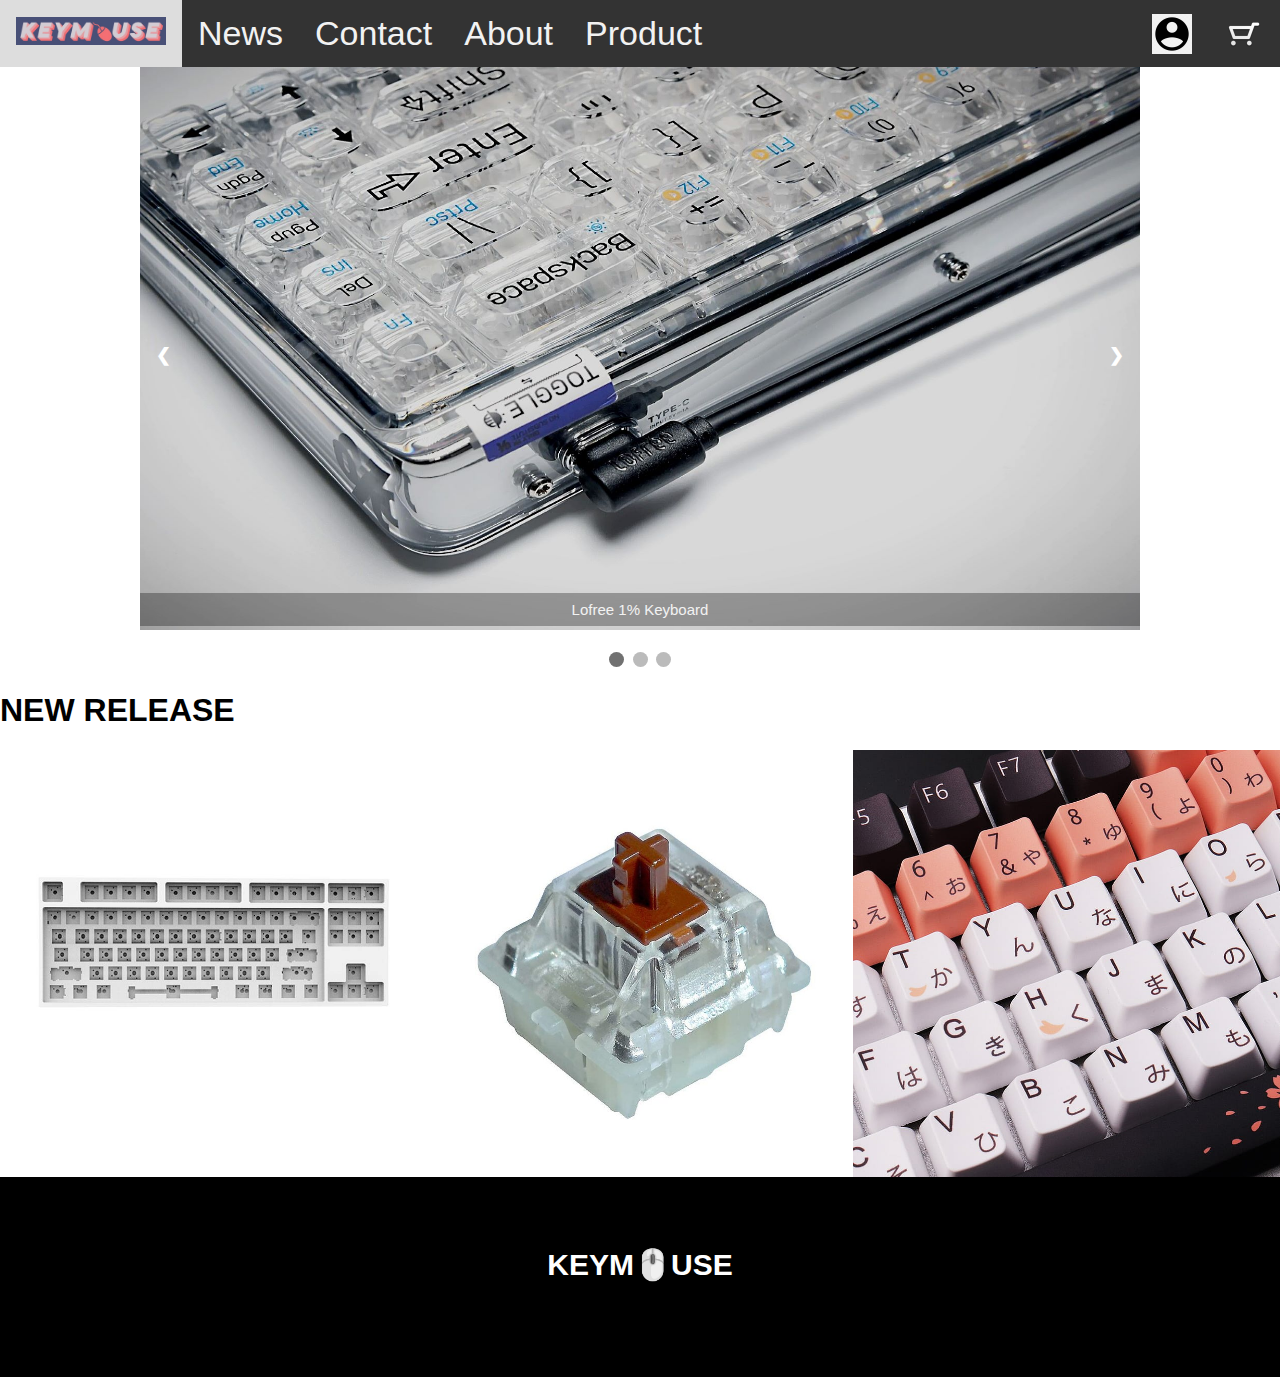
<file: index.html>
<!DOCTYPE html>
  <html>
    <head>
      <style>
      .icon{}
      body {
        margin: 0;
        font-family: Arial, Helvetica, sans-serif;
      }
              .topnav {
                overflow: hidden;
                background-color: #333;

              }


              .topnav a {
                float: left;
                display: block;
                color: #f2f2f2;
                text-align: center;
                padding: 14px 16px;
                text-decoration: none;
                font-size: 34px;
              }



              .topnav a:hover {
                background-color: #ddd;
                color: black;
              }


              .topnav .icon {
                display: none;
              }

              @media screen and (max-width: 600px) {
                .topnav a:not(:first-child) {display: none;}
                  .topnav a.icon {
                    float: right;
                    display: block;
                  }
                }

              @media screen and (max-width: 600px) {
                .topnav.responsive {position: relative;}
                .topnav.responsive .icon {
                position: absolute;
                right: 0;
                top: 0;
              }
              .topnav.responsive a {
                float: none;
                display: block;
                text-align: left;
              }
            }

            img{
              width:100%;
            }

            #short{
              width:20%;
              max-width: 150px;
            }
            #bruh{
              float:right;
              width:5%;
              max-width: 40px;
              max-height: 39px;
            }
      .slideshow-container {
        max-width: 1000px;
        position: relative;
        margin: auto;
      }

      .left, .right {
        cursor: pointer;
        position: absolute;
        top: 50%;
        width: auto;
        padding: 16px;
        margin-top: -22px;
        color: white;
        font-weight: bold;
        font-size: 18px;
        transition: 0.6s ease;
        border-radius: 0 3px 3px 0;
        user-select: none;
      }

      .right {
        right: 0;
        border-radius: 3px 0 0 3px;
      }

      .left:hover, .right:hover {
        background-color: rgba(0,0,0,0.8);
      }

      .text {
        color: #f2f2f2;
        font-size: 15px;
        padding: 8px 0px;
        position: absolute;
        bottom: 8px;
        width: 100%;
        text-align: center;
        background-color: rgba(0,0,0,0.3);
      }

      .dot {
        cursor: pointer;
        height: 15px;
        width: 15px;
        margin: 0 2px;
        background-color: #bbb;
        border-radius: 50%;
        display: inline-block;
        transition: background-color 0.6s ease;
      }

      .active, .dot:hover {
        background-color: #717171;
      }

      .fade {
        animation-name: fade;
        animation-duration: 1.5s;
      }

      @keyframes animation {
        from {opacity: .4}
        to {opacity: 1}
      }

      @media only screen and (max-width: 300px) {
        .prev, .next,.text {font-size: 11px}
      }
      .category {
        display: flex;
        background-color: rgba(0,0,0,0.25);

      }

      .category div {
        background-color: transparent;
        text-align: center;
        line-height: 0;
        font-size: 30px;
        position:relative;
      }
      .category div > .word{
        position: absolute;
        inset:0;
        color:white;
        background-color: rgba(0, 0, 0, 0.25);
        justify-content: center;
        align-items: center;
        display:flex;
      }
      .category div > .word,.category div{
        teansition:150ms ease-in-out;
      }

      .category div>.word.fade{
        opacity:0;
      }
      .category div:hover>.word.fade{
        opacity:1;
      }
      .eop{
        background-color: black;
        width: 100%;
        height: 160px;
        text-align:center;
        color:white;
        padding-top: 40px;
        font-size: 30px;
        position:relative;
        bottom:0;
      }
      .catname{
        text-decoration: none;
        color: white;
      }
        </style>
      </head>
            <body>

              <div class="topnav" id="top">
                  <a id = short href='index.html'><img class="keymouse" src="Keymouse.JPG" scale="0">
                      </a>
                  <div class="choice">
                    <a href="news.html">News</a>
                    <a href="contact.html">Contact</a>
                    <a href="about.html">About</a>
                    <a href="product_list.html">Product</a>
                    <a id = bruh href='cart.html'><img class="keymouse" src="cart.png" ></a>
                    <a id = bruh href='login.html'><img class="keymouse" src="pf.png" ></a>
                  </div>
                </div>
                      <div class="slideshow-container">
                      <div class="mySlides animation">
                        <img src="keyboard_1.jpg" style="width:100%">
                        <div class="text">Lofree 1% Keyboard</div>
                      </div>

                      <div class="mySlides animation">
                        <img src="keyboard_2.jpg" style="width:100%">
                        <div class="text">Mechanical Keyboard with Wooden Case  </div>
                      </div>

                      <div class="mySlides animation">
                        <img src="keyboard_3.jpg" style="width:100%">
                        <div class="text">Red Aluminium Case Keyboard</div>
                      </div>

                      <a class="left" onclick="Slidesmove(-1)">❮</a>
                      <a class="right" onclick="Slidesmove(1)">❯</a>

                      </div>
                      <br>

                      <div style="text-align:center">
                        <span class="dot" onclick="slideNow(1)"></span>
                        <span class="dot" onclick="slideNow(2)"></span>
                        <span class="dot" onclick="currentSlide(3)"></span>
                      </div>
                    </div>
                      <h1>NEW RELEASE</h1>
                      <div class="category">
                        <div>
                          <img src="category1.jpg">
                          <div class="word fade"><a href ="Product list.html" class="catname">KEYBOARD KIT</a></div>
                        </div>
                        <div>
                          <a href ="Product list.html">
                          <img src="category2.jpg">
                          <div class="word fade"><a href ="Product list.html" class="catname">SWITCHES</a></div>
                        </div>
                        <div>
                          <a href ="Product list.html">
                          <img src="category3.jpg">
                          <div class="word fade"><a href ="Product list.html" class="catname">KEYCAPS</a></div>
                        </div>
                    </div>
                    <div class = "eop">
                      <p><b>KEYM🖱️USE<b></p>
                    </div>
                    <script>
                      let slideIndex = 1;
                      showSlides(slideIndex);

                      function Slidesmove(n) {
                        showSlides(slideIndex += n);
                      }

                      function slideNow(n) {
                        showSlides(slideIndex = n);
                      }

                      function showSlides(n) {
                        let i;
                        let slides = document.getElementsByClassName("mySlides");
                        let dots = document.getElementsByClassName("dot");
                        if (n > slides.length) {slideIndex = 1}
                        if (n < 1) {slideIndex = slides.length}
                        for (i = 0; i < slides.length; i++) {
                          slides[i].style.display = "none";
                        }
                        for (i = 0; i < dots.length; i++) {
                          dots[i].className = dots[i].className.replace(" active", "");
                        }
                        slides[slideIndex-1].style.display = "block";
                        dots[slideIndex-1].className += " active";
                      }
                      </script>
                </body>
</html>
</file>
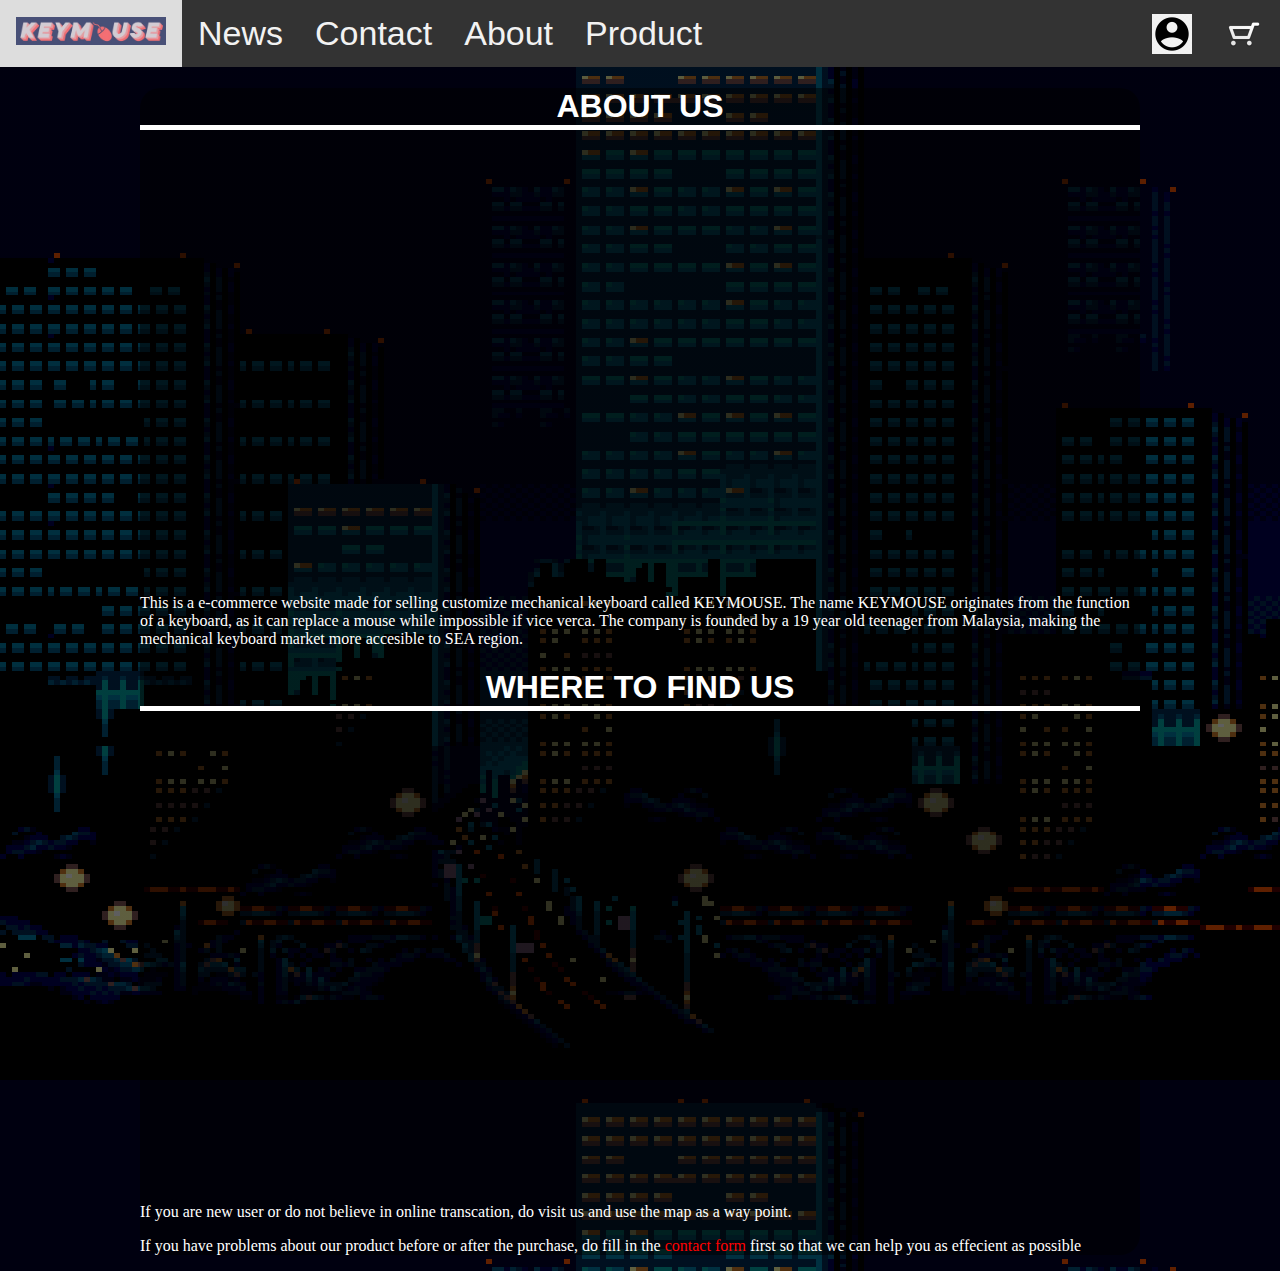
<file: about.html>
<!DOCTYPE HTML>
<meta charset="urf-8">
  <html lang="en">
    <title>About Us</title>
      <head>
            <link rel="stylesheet" href="about.css">
      </head>

      <div class="topnav" id="top">
          <a id = short href='index.html'><img class="keymouse" src="Keymouse.JPG" scale="0">
              </a>
          <div class="choice">
            <a href="news.html">News</a>
            <a href="contact.html">Contact</a>
            <a href="about.html">About</a>
            <a href="product_list.html">Product</a>
            <a id = bruh href='cart.html'><img class="keymouse" src="cart.png" scale="0"></a>
            <a id = bruh href='login.html'><img class="keymouse" src="pf.png" scale="0"></a>
          </div>
        </div>
        <div class="content">
          <h1>ABOUT US</h1>
          <iframe width="750" height="422" src="https://www.youtube.com/embed/I8n3SifT2l0" title="LOFREE 1% Transparent Mechanical Keyboard" frameborder="0" allow="accelerometer; autoplay; clipboard-write; encrypted-media; gyroscope; picture-in-picture" allowfullscreen></iframe>
          <p>This is a e-commerce website made for selling customize mechanical keyboard called KEYMOUSE. The name KEYMOUSE originates
             from the function of a keyboard, as it can replace a mouse while impossible if vice verca. The company is founded by a 19
             year old teenager from Malaysia, making the mechanical keyboard market more accesible to SEA region.</p>
          <h1>WHERE TO FIND US</h1>
          <iframe src="https://www.google.com/maps/embed?pb=!1m18!1m12!1m3!1d498.01340546473403!2d101.60471155272369!3d3.0659981033573556!2m3!1f0!2f0!3f0!3m2!1i1024!2i768!4f13.1!3m3!1m2!1s0x31cc4c857a8d8357%3A0xbc61872c819f4765!2sSun-U%20Residence!5e0!3m2!1sen!2smy!4v1669631233136!5m2!1sen!2smy" width="600" height="450" style="border:0;" allowfullscreen="" loading="lazy" referrerpolicy="no-referrer-when-downgrade"></iframe>
          <p>If you are new user or do not believe in online transcation, do visit us and use the map as a way point.</p>
          <p>If you have problems about our product before or after the purchase, do fill in the <a href = "contact.html">contact form</a> first so that we can help you as effecient as possible</p>
        </div>
</file>
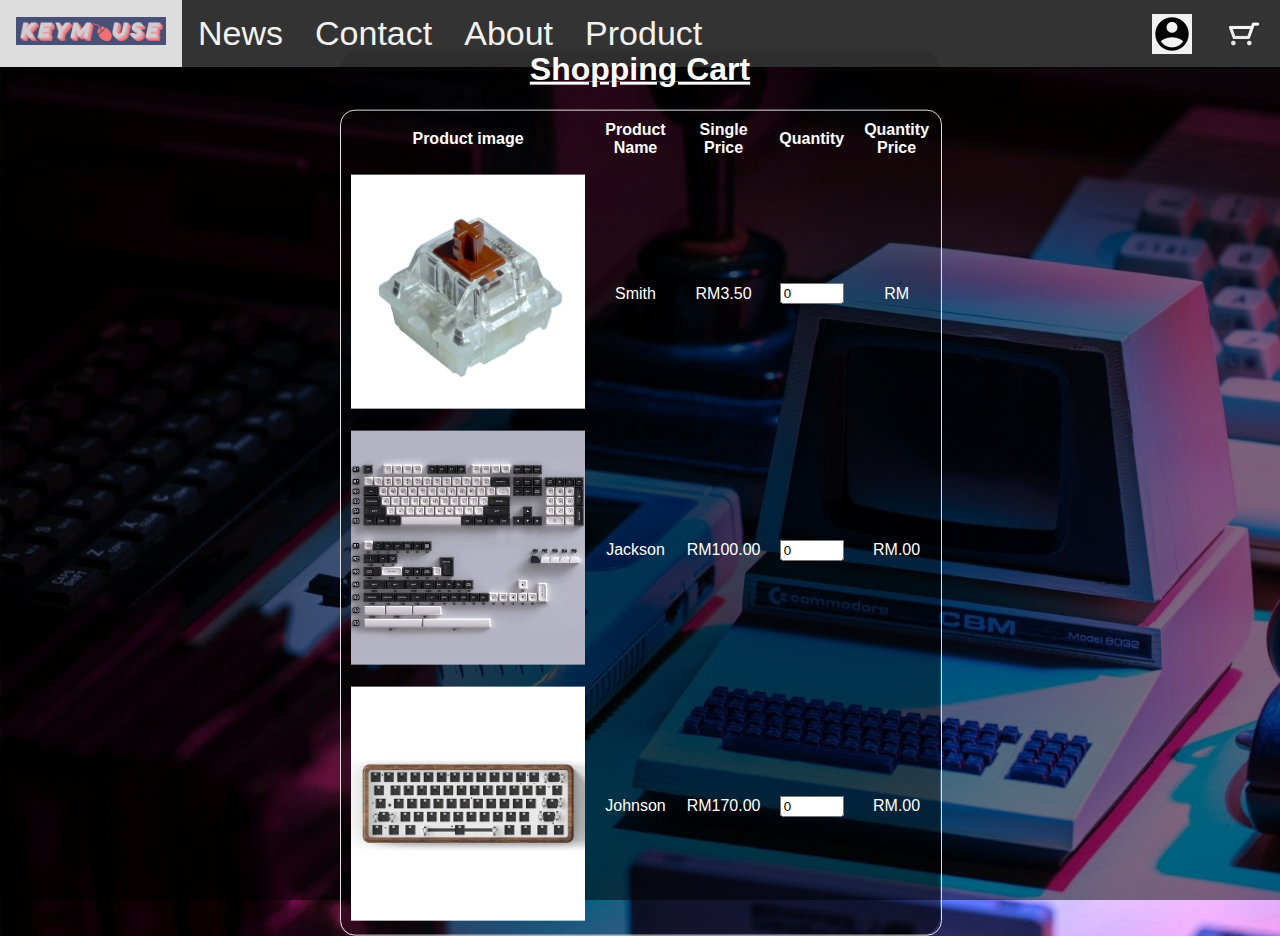
<file: cart.html>
<!DOCTYPE HTML>
<meta charset="urf-8">
  <html lang="en">
    <title>Shopping Cart</title>
      <head>
        <style>
          body{
            height: 100vh;
            background-image: linear-gradient(rgba(0, 0, 0, 0.527),rgba(0, 0, 0, 0.5)),url("cartbg.jpg");
            background-repeat: no-repeat;
            overflow-y: hidden;
            margin: 0;
            font-family: Arial, Helvetica, sans-serif;
          }
                  .topnav {
                    overflow: hidden;
                    background-color: #333;
                  }


                  .topnav a {
                    float: left;
                    display: block;
                    color: #f2f2f2;
                    text-align: center;
                    padding: 14px 16px;
                    text-decoration: none;
                    font-size: 34px;
                  }



                  .topnav a:hover {
                    background-color: #ddd;
                    color: black;
                  }


                  .topnav .icon {
                    display: none;
                  }

                  @media screen and (max-width: 600px) {
                    .topnav a:not(:first-child) {display: none;}
                      .topnav a.icon {
                        float: right;
                        display: block;
                      }
                    }

                  @media screen and (max-width: 600px) {
                    .topnav.responsive {position: relative;}
                    .topnav.responsive .icon {
                    position: absolute;
                    right: 0;
                    top: 0;
                  }
                  .topnav.responsive a {
                    float: none;
                    display: block;
                    text-align: left;
                  }
                }

                img{
                  width:100%;
                }

                #short{
                  width:20%;
                  max-width: 150px;
                }
                #bruh{
                  float:right;
                  width:5%;
                  max-width: 40px;
                  max-height: 39px;
                }
          h1{
            color: white;
            text-align: center;
            text-decoration: underline;
          }
          .bruh2 {
            border-collapse: collapse;
            width: 100%;
            border: 1px solid #ddd;
            border-radius: 15px;

          }
          .desc{
              text-align: center;
              padding: 8px;
              height:auto;
              color:white;}

          .bruh{
            position:relative;
            width: 600px;
            top:45%;
            left:50%;
            transform:translate(-50%,-50%);
            background: linear-gradient(rgba(0, 0, 0, 0.1),rgba(0, 0, 0, 0.5));
            border-radius: 20px;
          }
          .product{
            max-width: 200px;
            max-height: 200px;
          }
        </style>
      </head>
      <body>
                      <div class="topnav" id="top">
                          <a id = short href='index.html'><img class="keymouse" src="Keymouse.JPG" scale="0">
                              </a>
                          <div class="choice">
                            <a href="news.html">News</a>
                            <a href="contact.html">Contact</a>
                            <a href="about.html">About</a>
                            <a href="product_list.html">Product</a>
                            <a id = bruh href='cart.html'><img class="keymouse" src="cart.png" ></a>
                            <a id = bruh href='login.html'><img class="keymouse" src="pf.png" ></a>
                          </div>
                        </div>
        <div class ="bruh">
          <h1>Shopping Cart</h2>
          <div class="bruh2">
            <table>
              <tr class="desc">
                <th class="desc">Product image</th>
                <th class="desc" >Product Name</th>
                <th class="desc">Single Price</th>
                <th class="desc">Quantity</th>
                <th class="desc">Quantity Price</th>
              </tr>
             <tr class="desc">
               <td class="desc"><img src="cart2.jpg" class="prodct"></td>
               <td class="desc">Smith</td>
               <td class="desc">RM3.50</td>
               <td class="desc"><input type="number" min="0" max="100" id="Num1" onclick="multiplyBy()"value="0"></td>
               <td class="desc">RM<span id ="result1"></span></td>
             </tr>
             <tr class="desc">
               <td class="desc"><img src="cart3.jpg"class="prodct"></td>
               <td class="desc" >Jackson</td>
               <td class="desc">RM100.00</td>
               <td class="desc"><input type="number" min="0" max="100" id="Num2" onclick="multiplyBy1()"value="0"></td>
               <td class="desc">RM<span id ="result2"></span>.00</td>
             </tr>
             <tr class="desc">
               <td class="desc"><img src="cart1.jpg" class="prodct"></td>
               <td class="desc">Johnson</td>
               <td class="desc">RM170.00</td>
               <td class="desc"><input type="number" min="0" max="100" id="Num3" onclick="multiplyBy2()" value="0"></td>
               <td class="desc">RM<span id ="result3"></span>.00</td>
             </tr>
           </table>
         </div>
       </div>
       <script>
          function multiplyBy(){
            num1 = document.getElementById(
              "Num1").value;
            document.getElementById(
              "result1").innerHTML = 3.50 * num1;
            }
          function multiplyBy1(){
            num2 = document.getElementById(
              "Num2").value;
            document.getElementById(
              "result2").innerHTML = 100* num2;
            }
          function multiplyBy2(){
            num3 = document.getElementById(
              "Num3").value;
            document.getElementById(
              "result3").innerHTML = 170.00 * num3;
            }

            </script>
          </body>
        </html>
</file>
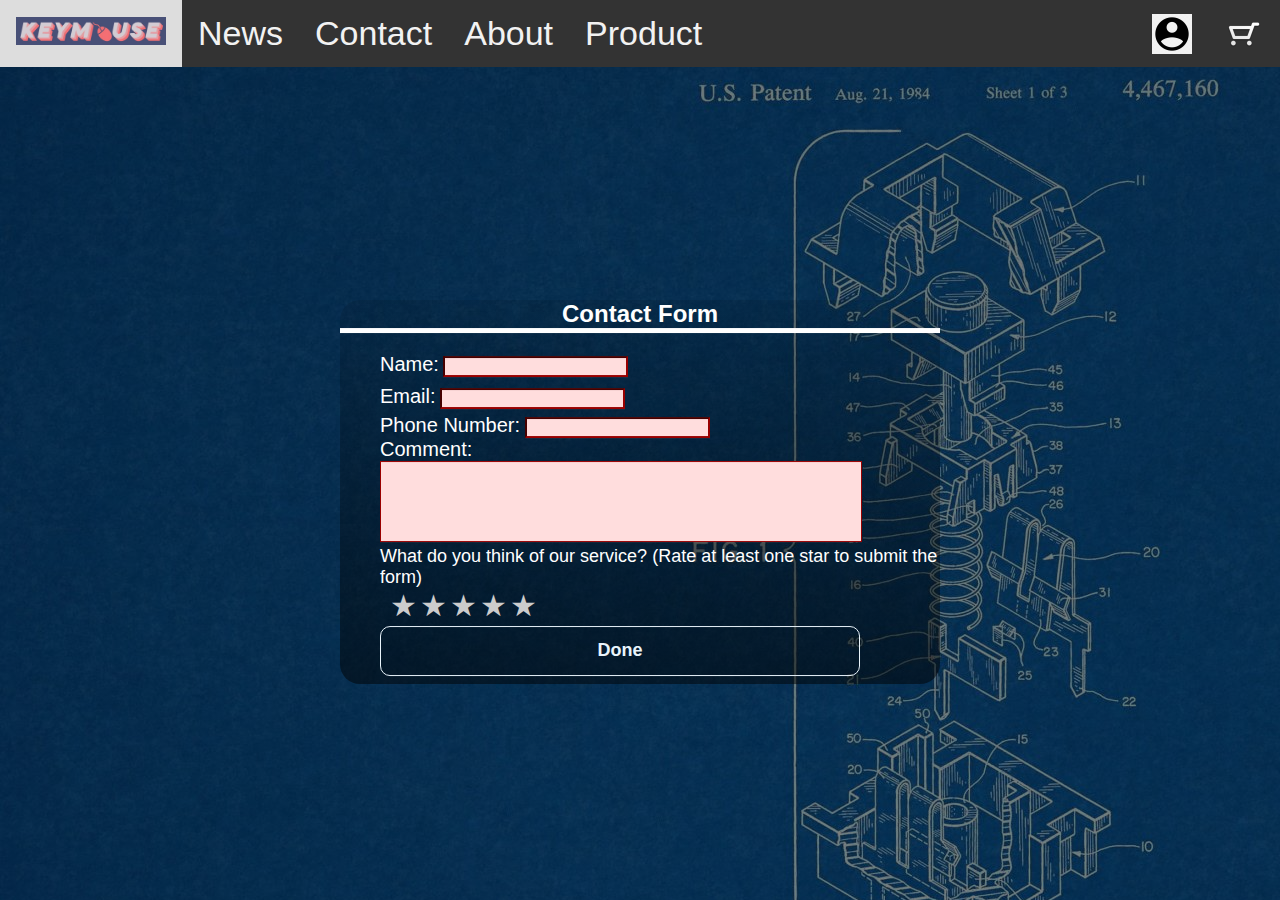
<file: contact.html>
<!DOCTYPE HTML>
<meta charset="utf-8">

<title> Feedback </title>
<head>
    <link rel="stylesheet" href="contact.css">
    <script defer src="contact.js"></script>
</head>
<body>
<div class="topnav" id="top">
    <a id = short href='index.html'><img class="keymouse" src="Keymouse.JPG" scale="0">
        </a>
    <div class="choice">
      <a href="news.html">News</a>
      <a href="contact.html">Contact</a>
      <a href="about.html">About</a>
      <a href="product_list.html">Product</a>
      <a id = bruh href='cart.html'><img class="keymouse" src="cart.png" scale="0"></a>
      <a id = bruh href='login.html'><img class="keymouse" src="pf.png" scale="0"></a>
    </div>
  </div>
<div class="bruh2">
  <h2>Contact Form</h2>
<form method="POST"id="form">

  <ul>
    <div class="field1">
        <label for="username" id="Username">Name:</label>
          <input type ="text" required>
    </div>
    <div class="field2">
        <label for="email" id="mail">Email:</label>
        <input type ="email" name="email"id="Email" required>
        <div id="nothing"></div>
    </div>
    <div class="phone">
        <label for="ph" id="ph">Phone Number:</label>
          <input type ="phone" id="phone" required>
        <div id="nothing1"></div>
    </div>
    <div class="field3">
        <label for="comment" id="Comment">Comment:</label><br>
        <textarea rows="5" name="message" required></textarea>
    </div>
    <label id="q4">What do you think of our service? (Rate at least one star to submit the form)</label>
    <br>
    <div class="rate">
      <input type="radio" id="star5" name="rate" value="5" />
      <label for="star5" title="text"></label>
      <input type="radio" id="star4" name="rate" value="4" />
      <label for="star4" title="text"></label>
      <input type="radio" id="star3" name="rate" value="3" />
      <label for="star3" title="text"></label>
      <input type="radio" id="star2" name="rate" value="2" />
      <label for="star2" title="text"></label>
      <input type="radio" id="star1" name="rate" value="1" required/>
      <label for="star1" title="text"></label>
    </div>
  </ul>
  <input type="submit" value="Done">
</form>
</div>
</body>
</html>
</file>
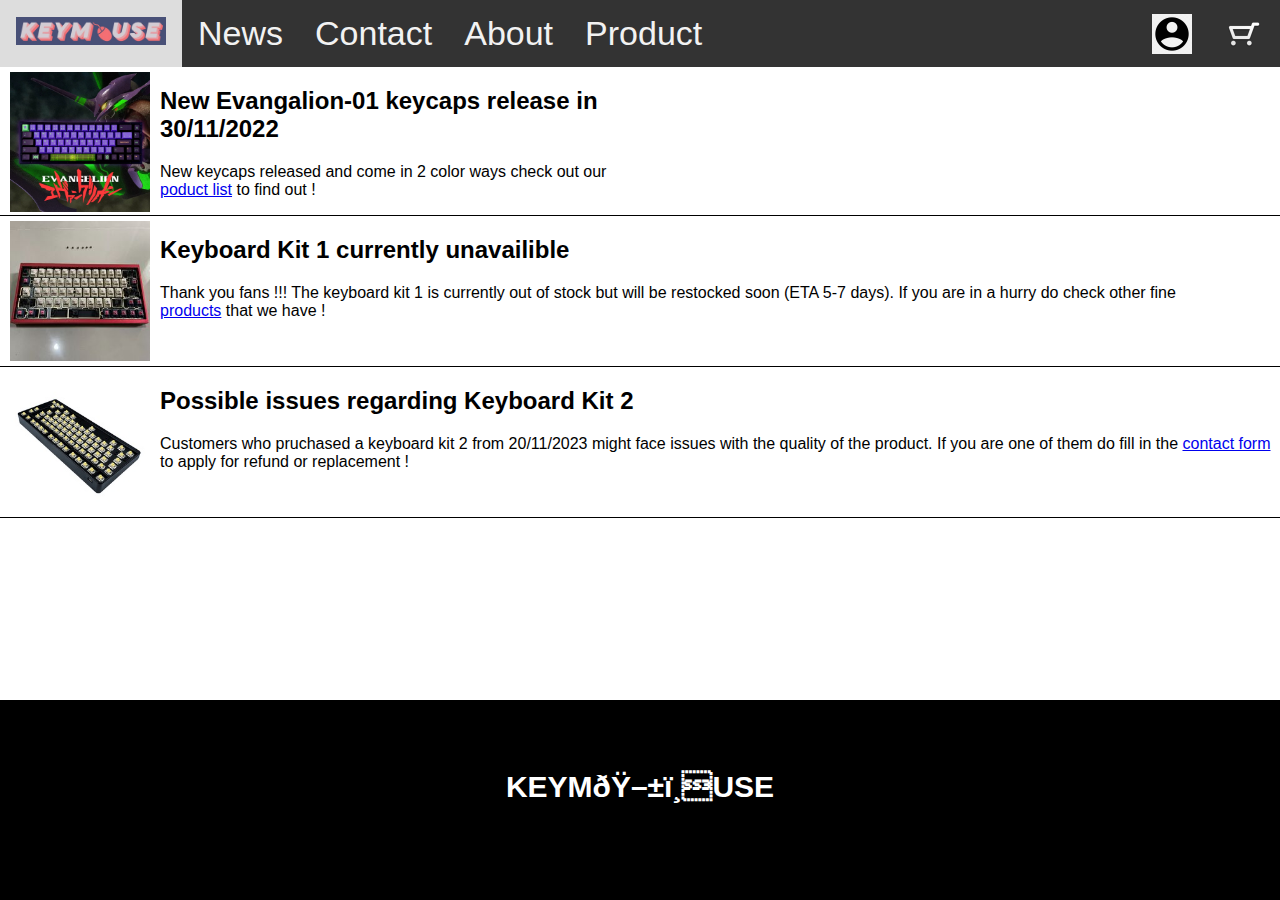
<file: news.html>
<!DOCTYPE HTML>
<meta charset="urf-8">
  <html lang="en">
  <title>News</title>
  <head>
      <link rel="stylesheet" href="news.css">
  </head>
  <body>
  <div class="topnav" id="top">
      <a id = short href='index.html'><img class="keymouse" src="Keymouse.JPG" scale="0">
          </a>
      <div class="choice">
        <a href="news.html">News</a>
        <a href="contact.html">Contact</a>
        <a href="about.html">About</a>
        <a href="product_list.html">Product</a>
        <a id = bruh href='cart.html'><img class="keymouse" src="cart.png" scale="0"></a>
        <a id = bruh href='login.html'><img class="keymouse" src="pf.png" scale="0"></a>
      </div>
    </div>
    <div class="news1">
      <div class="imagebruh"> <img src="news1.png" class="pic"> </div>
      <h2>New Evangalion-01 keycaps release in 30/11/2022</h2>
      <p>New keycaps released and come in 2 color ways check out our <a href="Product list.html">poduct
         list</a> to find out !</p>
    </div>
    <div class="line"></div>
    <div class="news2">
      <img src="product1.jpg" class="pic">
      <h2>Keyboard Kit 1 currently unavailible</h2>
      <p>Thank you fans !!! The keyboard kit 1 is currently out of stock but will be restocked soon (ETA 5-7 days). If you are in a hurry do check other fine
        <a href = "Product list.html">products</a>
      that we have !</p>
    </div>
    <div class="line"></div>
    <div class="news3">
      <img src="product2.jpg" class="pic">
      <h2>Possible issues regarding Keyboard Kit 2</h2>
      <p>Customers who pruchased a keyboard kit 2 from 20/11/2023 might face issues with the quality of the product.
        If you are one of them do fill in the <a href = "contact.html">contact form</a> to apply for refund or replacement !</p>
    </div>
    <div class="line"></div>

    <div class = "eop">
      <p><b>KEYM🖱️USE<b></p>
    </div>
    </body>
  </html>
</file>
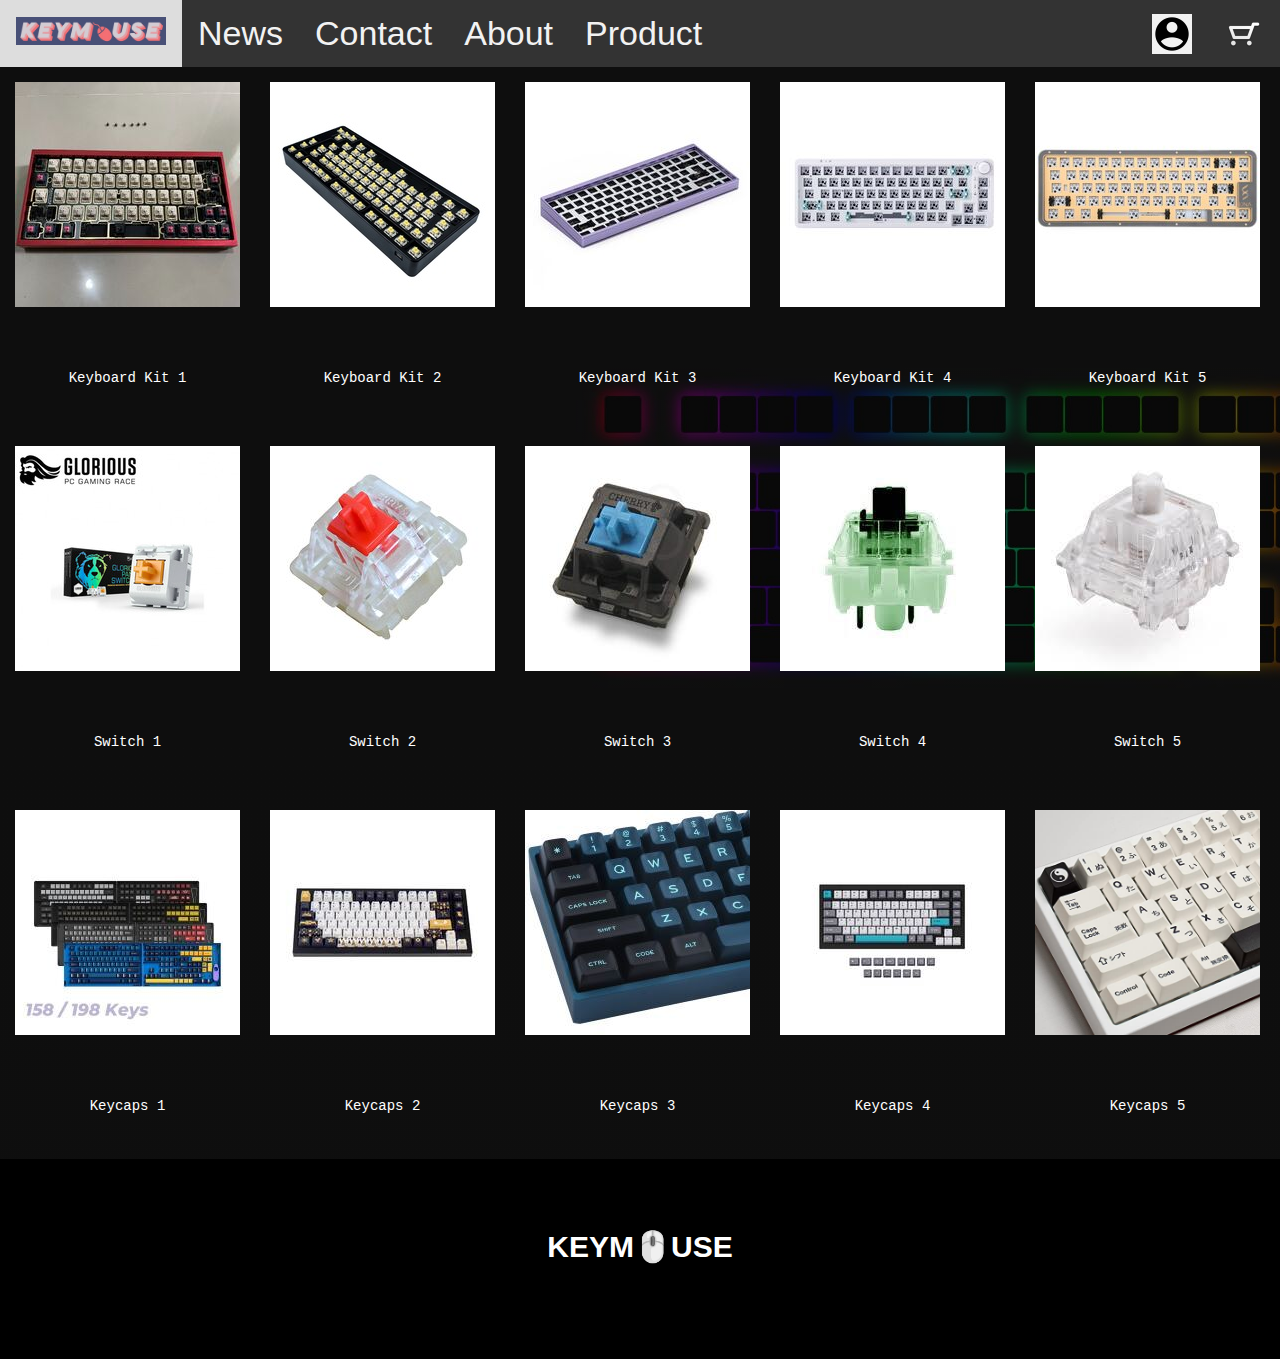
<file: product_list.html>
<!DOCTYPE html>
<html>
<head>
  <link rel="stylesheet" href="pl.css">
</head>
<body>
  <div class="topnav" id="top">
      <a id = short href='index.html'><img class="keymouse" src="Keymouse.JPG" scale="0">
          </a>
      <div class="choice">
        <a href="news.html">News</a>
        <a href="contact.html">Contact</a>
        <a href="about.html">About</a>
        <a href="product_list.html">Product</a>
        <a id = bruh href='cart.html'><img class="keymouse" src="cart.png" scale="0"></a>
        <a id = bruh href='login.html'><img class="keymouse" src="pf.png" scale="0"></a>
      </div>
    </div>
<div class="container">
  <div class="list"><a href="productpage.html"><img src="product1.jpg"><a href="productpage.html" class ="product"></a>Keyboard Kit 1</a></div>
  <div class="list"><a href="productpage.html"><img src="product2.jpg"><a href="productpage.html" class ="product">Keyboard Kit 2</a></div>
  <div class="list"><a href="productpage.html"><img src="product3.jpg"><a href="productpage.html" class ="product">Keyboard Kit 3</a></div>
  <div class="list"><a href="productpage.html"><img src="product4.jpg"><a href="productpage.html" class ="product">Keyboard Kit 4</a></div>
  <div class="list"><a href="productpage.html"><img src="product5.jpg"><a href="productpage.html" class ="product">Keyboard Kit 5</a></div>
  <div class="list"><a href="productpage.html"><img src="producta.jpg"><a href="productpage.html" class ="product">Switch 1</a></div>
  <div class="list"><a href="productpage.html"><img src="productb.jpg"><a href="productpage.html" class ="product">Switch 2</a></div>
  <div class="list"><a href="productpage.html"><img src="productc.jpg"><a href="productpage.html" class ="product">Switch 3</a></div>
  <div class="list"><a href="productpage.html"><img src="productd.jpg"><a href="productpage.html" class ="product">Switch 4</a></div>
  <div class="list"><a href="productpage.html"><img src="producte.jpg"><a href="productpage.html" class ="product">Switch 5</a></div>
  <div class="list"><a href="productpage.html"><img src="product!.jpg"><a href="productpage.html" class ="product">Keycaps 1</a></div>
  <div class="list"><a href="productpage.html"><img src="product@.jpg"><a href="productpage.html" class ="product">Keycaps 2</a></div>
  <div class="list"><a href="productpage.html"><img src="keycap.jpg"><a href="productpage.html" class ="product">Keycaps 3</a></div>
  <div class="list"><a href="productpage.html"><img src="product$.jpg"><a href="productpage.html" class ="product">Keycaps 4</a></div>
  <div class="list"><a href="productpage.html"><img src="damn.jpg"><a href="productpage.html" class ="product">Keycaps 5</a></div>
</div>
<div class = "bot">
  <p><b>KEYM🖱️USE<b></p>
</div>
</body>
</html>
</file>
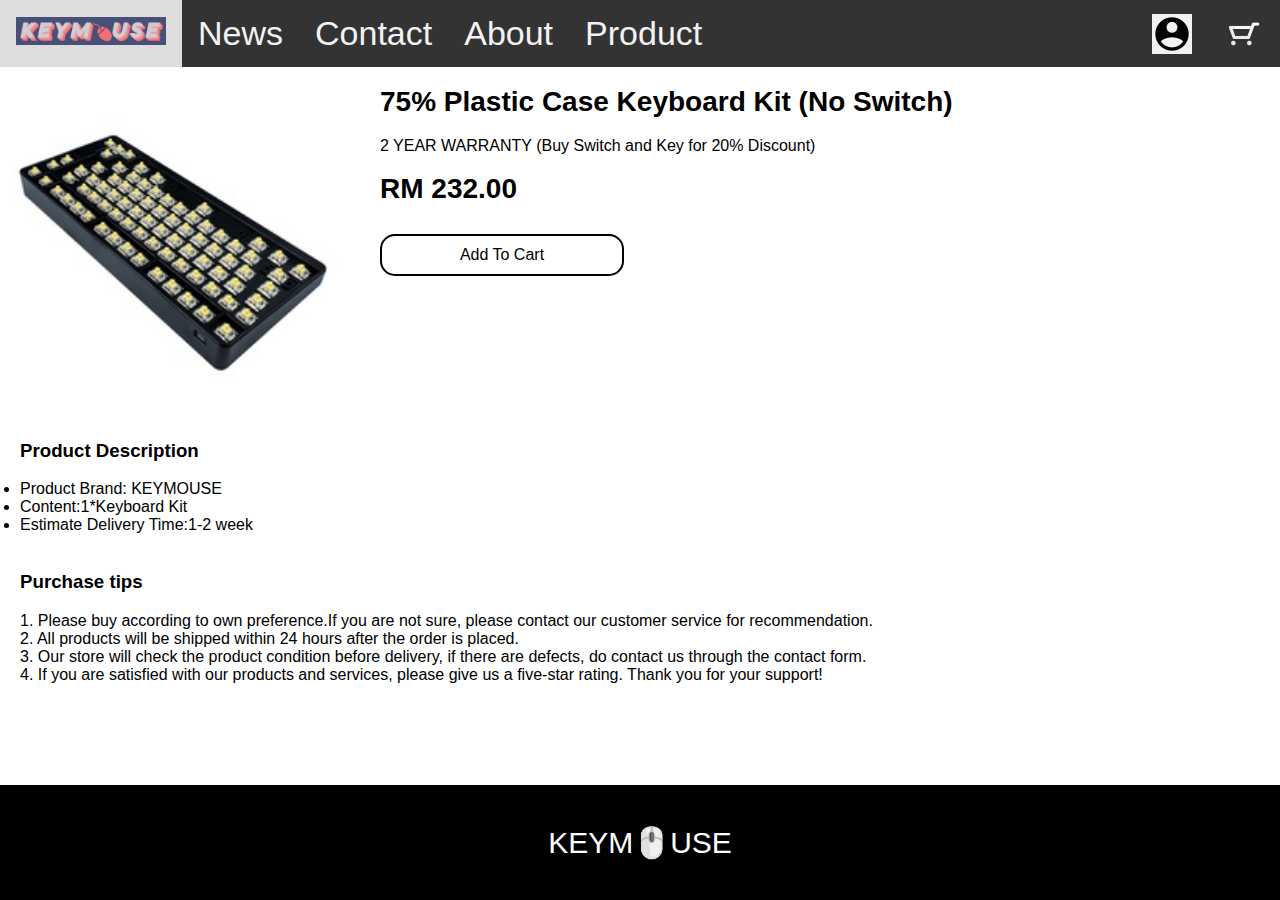
<file: productpage.html>
<!DOCTYPE html>
  <html>
    <head>
      <link rel="stylesheet" href="productp.css">
    </head>
      <body>

        <div class="topnav" id="top">
            <a id = short href='index.html'><img class="keymouse" src="Keymouse.JPG" scale="0">
                </a>
            <div class="choice">
              <a href="news.html">News</a>
              <a href="contact.html">Contact</a>
              <a href="about.html">About</a>
              <a href="product_list.html">Product</a>
              <a id = bruh href='cart.html'><img class="keymouse" src="cart.png" scale="0"></a>
              <a id = bruh href='login.html'><img class="keymouse" src="pf.png" scale="0"></a>
            </div>
          </div>
          <div class="content">
          <div class="disp">
            <img src = "product2.jpg">
          </div>
          <div class ="all">
            <div class= "pname">
          <h1>75% Plastic Case Keyboard Kit (No Switch)</h1>
        </div>
          <p>2 YEAR WARRANTY (Buy Switch and Key for 20% Discount)</p>
          <h1>RM 232.00</h1>
          <a href="cart.html" id="add">Add To Cart</a>
        </div>
      </div>
      <div class="desc">
        <h3>Product Description</h3>
        <li>Product Brand: KEYMOUSE</li>
        <li>Content:1*Keyboard Kit</li>
        <li>Estimate Delivery Time:1-2 week</li><br>
        <h3>Purchase tips</h3>
        <d>
          1. Please buy according to own preference.If you are not sure, please contact our customer service for recommendation.<br>
          2. All products will be shipped within 24 hours after the order is placed.<br>
          3. Our store will check the product condition before delivery, if there are defects, do contact us through the contact form.<br>
          4. If you are satisfied with our products and services, please give us a five-star rating. Thank you for your support!<br>
        </d>
      </div>
      <div class="eop">KEYM🖱️USE</div>
      </body>

  </html>
</file>
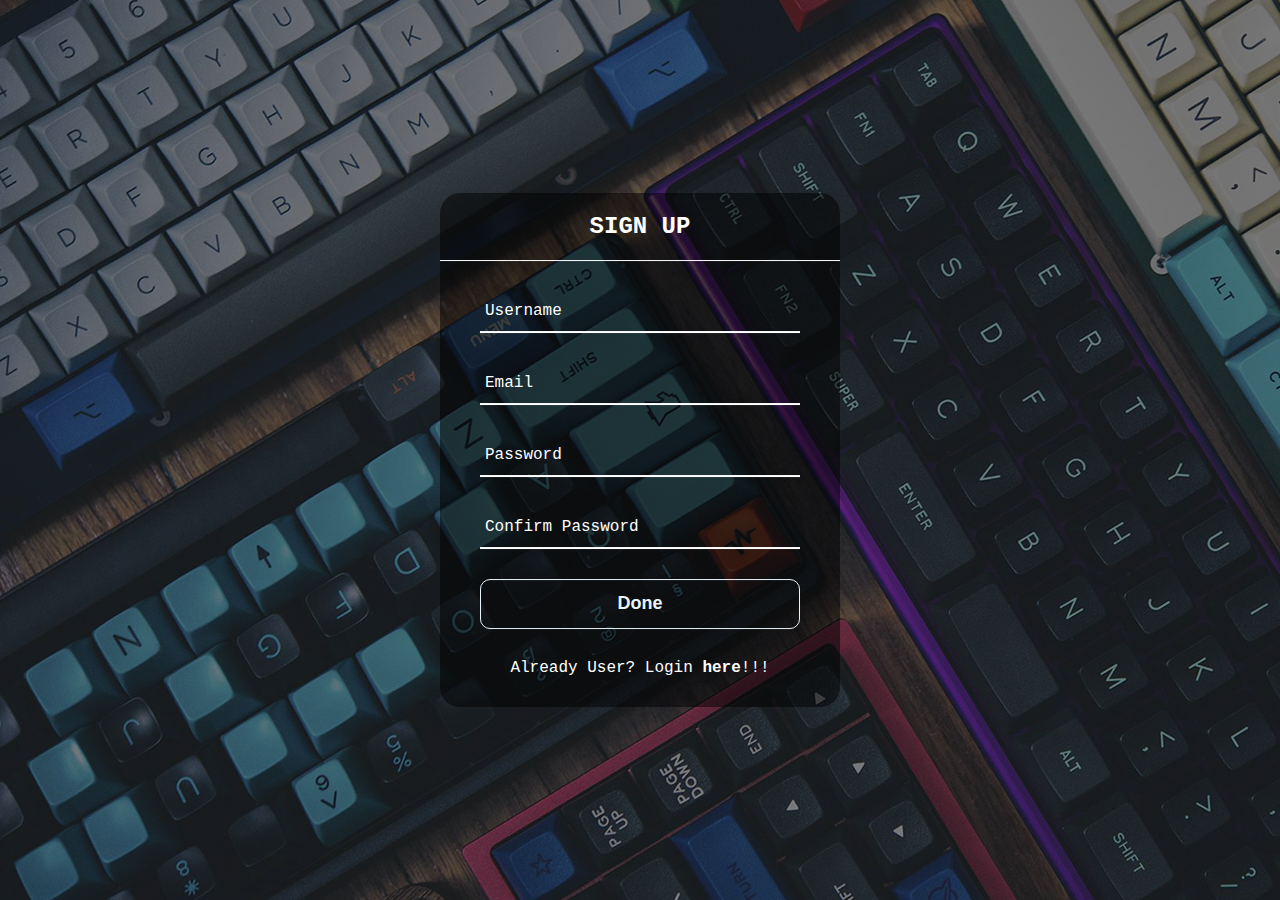
<file: signup.html>
<!DOCTYPE html>
<html lang="en">
<meta charset="utf-8">
    <head>
        <title>SignUP Page</title>
        <link rel="stylesheet" href="signup.css">
            <script defer src="signup.js"></script>
    </head>
    <body>
        <div class="content">
            <h2>SIGN UP</h2>
            <form method="post" id="form">
                <div class="field">
                    <input type ="text" id="username"required >
                    <span></span>
                    <label>Username</label>
                </div>
                    <div id="message1"></div>
                <div class="field">
                    <input type ="text" id="email" required>
                    <span></span>
                    <label>Email</label>
                </div>
                    <div id="message2"></div>
                <div class="field">
                    <input type="password" id="Password" required>
                    <span></span>
                    <label >Password</label>
                </div>
                    <div id="message3"></div>
                    <div id="message3b"></div>
                <div class="field">
                    <input type ="password" id="Password2" required>
                    <span></span>
                    <label>Confirm Password</label>
                </div>
                    <div id="message4"></div>
                <input type="submit" value="Done" id="sub">
                <div class="Register">
                  Already User? Login <a href ="Login.html"><b>here</b></a>!!!
                </div>
            </form>
        </div>

    </body>
 </html>
</file>
<file: about.css>
body {
  margin: 0;
  font-family: Arial, Helvetica, sans-serif;
  background-image: linear-gradient(rgba(0, 0, 0, 0.527),rgba(0, 0, 0, 0.5)),url("aboutbg.jpg");
  color:white;

}

        .topnav {
          overflow: hidden;
          background-color: #333;

        }


        .topnav a {
          float: left;
          display: block;
          color: #f2f2f2;
          text-align: center;
          padding: 14px 16px;
          text-decoration: none;
          font-size: 34px;
        }



        .topnav a:hover {
          background-color: #ddd;
          color: black;
        }


        .topnav .icon {
          display: none;
        }

        @media screen and (max-width: 600px) {
          .topnav a:not(:first-child) {display: none;}
            .topnav a.icon {
              float: right;
              display: block;
            }
          }

        @media screen and (max-width: 600px) {
          .topnav.responsive {position: relative;}
          .topnav.responsive .icon {
          position: absolute;
          right: 0;
          top: 0;
        }
        .topnav.responsive a {
          float: none;
          display: block;
          text-align: left;
        }
      }

      img{
        width:100%;
      }

      #short{
        width:20%;
        max-width: 150px;
      }
      #bruh{
        float:right;
        width:5%;
        max-width: 40px;
        max-height: 39px;
      }
      .content{
          position:relative;
          width: 1000px;
          top:50%;
          left:50%;
          transform:translate(-50%,0%);
          background: linear-gradient(rgba(0, 0, 0, 0.527),rgba(0, 0, 0, 0.5));
          border-radius: 20px;
      }
      h1{
        border-bottom: 5px solid;
        text-align:center;
      }
      p{
        font-family:cursive;

      }
      iframe{
        position: relative;
        left:50%;
        transform:translate(-50%,0%);
        justify-content: center;
      }
      a{
        color: red;
        text-decoration: none;
      }
</file>
<file: contact.css>
body{
  margin: 0;
  padding:0;
  background-image: linear-gradient(rgba(0, 0, 0, 0.527),rgba(0, 0, 0, 0.5)),url("feedbackbg.jpg");
  height: 100vh;
  overflow: hidden;
  color: white;
  font-family: Arial, Helvetica, sans-serif;

}
.bruh2{
    position:relative;
    width: 600px;
    top:45%;
    left:50%;
    transform:translate(-50%,-50%);
    background: linear-gradient(rgba(0, 0, 0, 0.1),rgba(0, 0, 0, 0.5));
    border-radius: 20px;

}
h2{
  text-align: center;
  font-family: 'Trebuchet MS', sans-serif;
  border-bottom: 5px solid;
}

input[type="submit"]{
  width: 80%;
  height: 50px;
  position:relative;
  right: -40px;
  margin-top:-5;
  border: 1px solid;
  background: transparent;
  border-radius: 10px;
  font-size: 18px;
  color: #e9f4fb;
  font-weight: 700;
  top: -8px;
}
input[type="submit"]:hover{
  border-color: transparent;
  transition: .5s;
  color:black;
  background-color: white;
}
.field1{
  color: white;
  margin:0 0 8px 0;
}
.field2{
  color: white;
  margin:0 0 5px 0;
}
textarea{
  resize:none;
  font-family:arial;
  width: 85%;
}
.field3{
  color: white;
  position: relative;
}

.rate {
    float: left;
    height: 46px;
    padding: 0 10px;
}
.rate:not(:checked) > input {
    position:absolute;
    top:-9999px;
}
.rate:not(:checked) > label {
    float:right;
    width:1em;
    overflow:hidden;
    white-space:nowrap;
    cursor:pointer;
    font-size:30px;
    color:#ccc;
}
.rate:not(:checked) > label:before {
    content: '★ ';
}
.rate > input:checked ~ label {
    color: gold;
}
.rate:not(:checked) > label:hover,
.rate:not(:checked) > label:hover ~ label {
    color: gold;
}
.rate > input:checked + label:hover,
.rate > input:checked + label:hover ~ label,
.rate > input:checked ~ label:hover,
.rate > input:checked ~ label:hover ~ label,
.rate > label:hover ~ input:checked ~ label {
    color: gold;
}

        .topnav {
          overflow: hidden;
          background-color: #333;

        }


        .topnav a {
          float: left;
          display: block;
          color: #f2f2f2;
          text-align: center;
          padding: 14px 16px;
          text-decoration: none;
          font-size: 34px;
        }



        .topnav a:hover {
          background-color: #ddd;
          color: black;
        }


        .topnav .icon {
          display: none;
        }

        @media screen and (max-width: 600px) {
          .topnav a:not(:first-child) {display: none;}
            .topnav a.icon {
              float: right;
              display: block;
            }
          }

        @media screen and (max-width: 600px) {
          .topnav.responsive {position: relative;}
          .topnav.responsive .icon {
          position: absolute;
          right: 0;
          top: 0;
        }
        .topnav.responsive a {
          float: none;
          display: block;
          text-align: left;
        }
      }

      img{
        width:100%;
      }

      #short{
        width:20%;
        max-width: 150px;
      }
      #bruh{
        float:right;
        width:5%;
        max-width: 40px;
        max-height: 39px;
      }
      input:invalid {
        border-color: #900;
        background-color: #fdd;
      }
      textarea:invalid{
          border-color: #900;
          background-color: #fdd;
      }

      #Comment{
        font-size: 20px;
        font-family: Tahoma, sans-serif;
      }
      #ph{
         font-family: Tahoma, sans-serif;
         font-size:20px;
      }
      #mail{
         font-family: Tahoma, sans-serif;
         font-size:20px;
      }
      #Username{
         font-family: Tahoma, sans-serif;
         font-size:20px;
      }
      #q4{
           font-family: Tahoma, sans-serif;
           font-size:18px;
      }
      #nothing{
           font-family: Tahoma, sans-serif;
           font-size:15px;
           color:red;
      }
      #nothing1{
           font-family: Tahoma, sans-serif;
           font-size:15px;
           color:red;
      }
</file>
<file: news.css>
body {
  margin: 0;
  font-family: Arial, Helvetica, sans-serif;
}

        .topnav {
          overflow: hidden;
          background-color: #333;

        }


        .topnav a {
          float: left;
          display: block;
          color: #f2f2f2;
          text-align: center;
          padding: 14px 16px;
          text-decoration: none;
          font-size: 34px;
        }



        .topnav a:hover {
          background-color: #ddd;
          color: black;
        }


        .topnav .icon {
          display: none;
        }

        @media screen and (max-width: 600px) {
          .topnav a:not(:first-child) {display: none;}
            .topnav a.icon {
              float: right;
              display: block;
            }
          }

        @media screen and (max-width: 600px) {
          .topnav.responsive {position: relative;}
          .topnav.responsive .icon {
          position: absolute;
          right: 0;
          top: 0;
        }
        .topnav.responsive a {
          float: none;
          display: block;
          text-align: left;
        }
      }

      img{
        width:100%;
      }

      #short{
        width:20%;
        max-width: 150px;
      }
      #bruh{
        float:right;
        width:5%;
        max-width: 40px;
        max-height: 39px;
      }
      .news1{
        display:inline-block;
        margin-left: 10px;
      }
      .news2{
          display:inline-block;
          margin-left: 10px;
          margin-bottom: 10px;
      }
      .news3{
          display:inline-block;
          margin-left: 10px;
          margin-bottom:10px;
      }
      .pic{
        position: relative;
        float:left;
        top:5px;
        width: 140px;
        margin-right: 10px;
      }
      .line{
        border-bottom:1px solid;
      }

      .eop{
        background-color: black;
        width: 100%;
        height: 160px;
        text-align:center;
        color:white;
        padding-top: 40px;
        font-size: 30px;
        position:absolute;
        bottom:0;
      }
</file>
<file: pl.css>
body{
  background-image: linear-gradient(rgba(0, 0, 0, 0.527),rgba(0, 0, 0, 0.5)),url("productlistbg.jpg");

}
body {
  margin: 0;
  font-family: Arial, Helvetica, sans-serif;
}


.topnav {
  overflow: hidden;
  background-color: #333;

}


.topnav a {
  float: left;
  display: block;
  color: #f2f2f2;
  text-align: center;
  padding: 14px 16px;
  text-decoration: none;
  font-size: 34px;
}



.topnav a:hover {
  background-color: #ddd;
  color: black;
}


.topnav .icon {
  display: none;
}

@media screen and (max-width: 600px) {
  .topnav a:not(:first-child) {display: none;}
    .topnav a.icon {
      float: right;
      display: block;
    }
  }

@media screen and (max-width: 600px) {
  .topnav.responsive {position: relative;}
  .topnav.responsive .icon {
  position: absolute;
  right: 0;
  top: 0;
}
.topnav.responsive a {
  float: none;
  display: block;
  text-align: left;
}
}

img{
width:100%;
}

#short{
width:20%;
max-width: 150px;
}

#bruh{
  float:right;
  width:5%;
  max-width: 40px;
  max-height: 39px;
}
.container {
display: flex;
flex-wrap: wrap;
background-color: rgba(0,0,0,0.25);
color: white;
}

.container > .list {
width: 225px;
margin: 15px;
text-align: center;
line-height: 75px;
font-size: 14px;
 font-family: 'Courier New', monospace;
}
.list > a{
color:white;
text-decoration: none;
}
.bot{
  background-color: black;
  width: 100%;
  height: 160px;
  text-align:center;
  color:white;
  padding-top: 40px;
  font-size: 30px;
}
</file>
<file: productp.css>
.all{
  position: absolute;
  left: auto;
  height:40vh;
  width: 100%;
}
  body {
    margin: 0;
    font-family: Arial, Helvetica, sans-serif;
    overflow: hidden;
  }


  .topnav {
    overflow: hidden;
    background-color: #333;

  }


  .topnav a {
    float: left;
    display: block;
    color: #f2f2f2;
    text-align: center;
    padding: 14px 16px;
    text-decoration: none;
    font-size: 34px;
  }



  .topnav a:hover {
    background-color: #ddd;
    color: black;
  }


  .topnav .icon {
    display: none;
  }

  @media screen and (max-width: 600px) {
    .topnav a:not(:first-child) {display: none;}
      .topnav a.icon {
        float: right;
        display: block;
      }
    }

  @media screen and (max-width: 600px) {
    .topnav.responsive {position: relative;}
    .topnav.responsive .icon {
    position: absolute;
    right: 0;
    top: 0;
  }
  .topnav.responsive a {
    float: none;
    display: block;
    text-align: left;
  }
}

img{
  width:100%;
}

#short{
  width:20%;
  max-width: 150px;
}
#bruh{
  float:right;
  width:5%;
  max-width: 40px;
  max-height: 39px;
}
.disp{
  width: 350px;
}
h1{
  font-size: 28px;
  color:black;
  font-family: Tahoma, sans-serif;
  position:relative;
  left:380px;
}
p{
  font-size: 16px;
  color:black;
  font-family: Tahoma, sans-serif;
  position:relative;
  left:380px;
}

#add{
 background-color: white;
 color: black;
 border: 2px solid black;
 padding: 10px 20px;
 text-align: center;
 text-decoration: none;
 display: inline-block;
 position: relative;
 top:10px;
 left:380px;
 width:200px;
 border-radius: 15px;
}
#add:hover{
  background-color: black;
  color: white;
}
.content{
  display:flex;
  }
  .eop{
    background-color: black;
    position: absolute;
    bottom: 0;
    width: 100%;
    height: 75px;
    text-align:center;
    color:white;
    padding-top: 40px;
    font-size: 30px;
}
.desc{
  margin-left: 20px;
  margin-bottom: 30px;
}
.pname{
  width: 50vw;
}
</file>
<file: signup.css>
body{
    margin: 0;
    padding:0;
    background-image:linear-gradient(rgba(0, 0, 0, 0.527),rgba(0, 0, 0, 0.5)),url("signupbg.png");
    height: 100vh;
    overflow: hidden;
    font-family: 'Courier New', Courier, monospace;
}
img{
  position: absolute;
  transform:translate(-50%,-50%);
  top:13%;
  left:50%;
  width: 150px;
}

.content{
    position:absolute;
    width: 400px;
    top:50%;
    left:50%;
    transform:translate(-50%,-50%);
    background: linear-gradient(rgba(0, 0, 0, 0.527),rgba(0, 0, 0, 0.5));
    border-radius: 20px;
}
.content h2{
    text-align:center;
    padding-bottom: 20px;
    border-bottom: 1px solid white;
    color: white;
}
.content form{
  padding-left: 40px;
  padding-right: 40px;
  box-sizing:border-box;
}

form .field{
    position: relative;
    border-bottom: 2px solid white;
    margin-top: 30px;
    margin-bottom: 10px;
}

.field input{
  color: white;
    width: 100%;
    padding: 0 5px;
    height: 40px;
    font-size: 16px;
    border:none;
    background:none;
    outline:none;
}
.field label{
  position: absolute;
  top: 50%;
  left: 5px;
  color:white;
  transform: translateY(-50%);
  font-size: 16px;
  pointer-events: none;
  transition: .5s;
}
.field span::before{
  content:'';
  position: absolute;
  top:40px;
  left: 0;
  width: 0%;
  height: 2px;
  background:darkgrey;
  transition: .5s;
}
.field input:focus ~ label,
.field input:valid ~ label{
  top:-5px;
  color:lightgrey;
}
.field input:focus ~ span::before,
.field input:valid ~ span::before{
  width: 100%;
}
.code{
  margin: 20px 0 20px 5px;
  color: white;
  cursor: pointer;
}
.code:hover{
  text-decoration: underline;
  color: blue;
}
input[type="submit"]{
  width: 100%;
  height: 50px;
  margin-top:-5;
  border: 1px solid;
  background: transparent;
  border-radius: 10px;
  font-size: 18px;
  color: #e9f4fb;
  font-weight: 700;
  cursor: pointer;
  outline: none;
}
input[type="submit"]:hover{
  border-color: transparent;
  transition: .5s;
  color:black;
  background-color: white;
}
.Register{
  margin: 30px 0;
  text-align: center;
  font-size: 16px;
  color: white;
}
.Register a{
  color: white;
  text-decoration: none;
}
.Register  a:hover{
  text-decoration: underline;
  color: red;
}

form > .error {
    color: red;
    font-size: 9px;
    height: 13px;
}
#sub{
  margin-top:20px;
}
#message1{
  color:red;
}

#message2{
  color:red;
}

#message3{
  color:red;
}
#message3b{
  color:red;
}

#message4{
  color:red;
}
</file>
